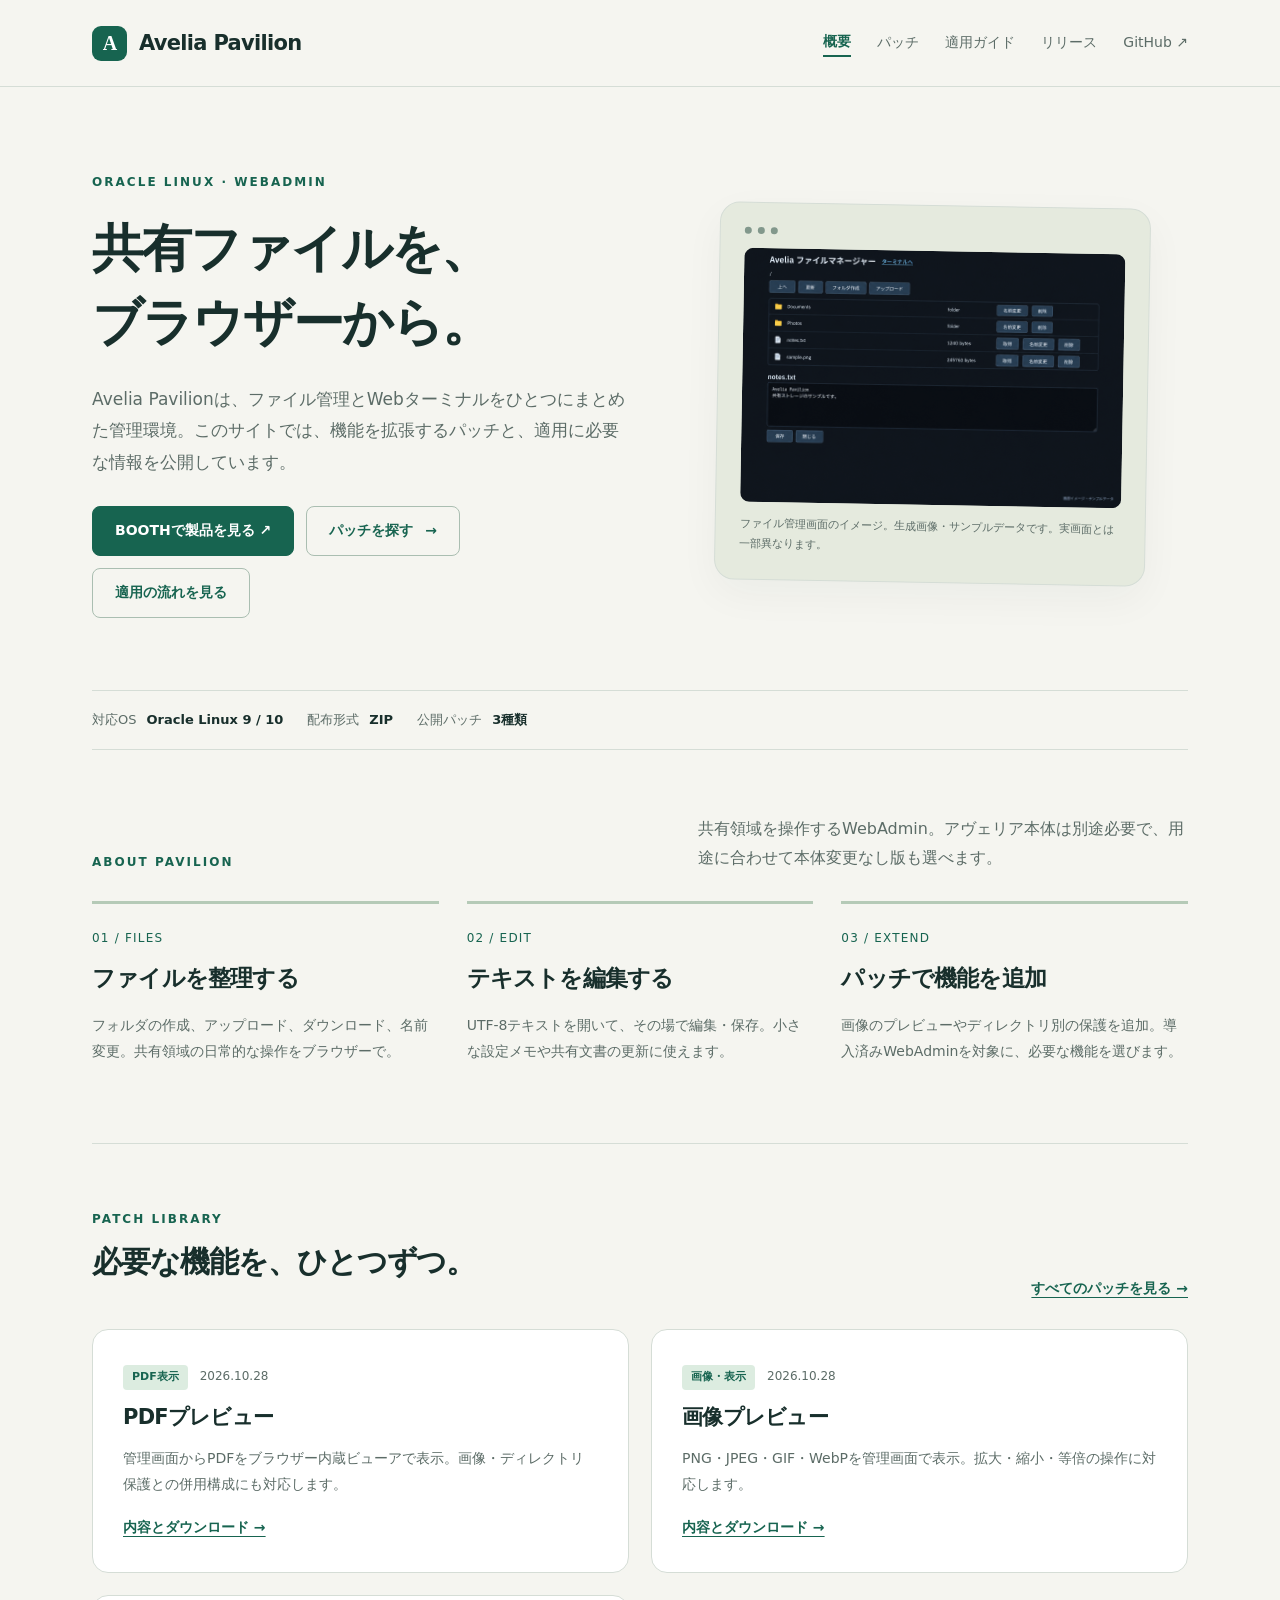
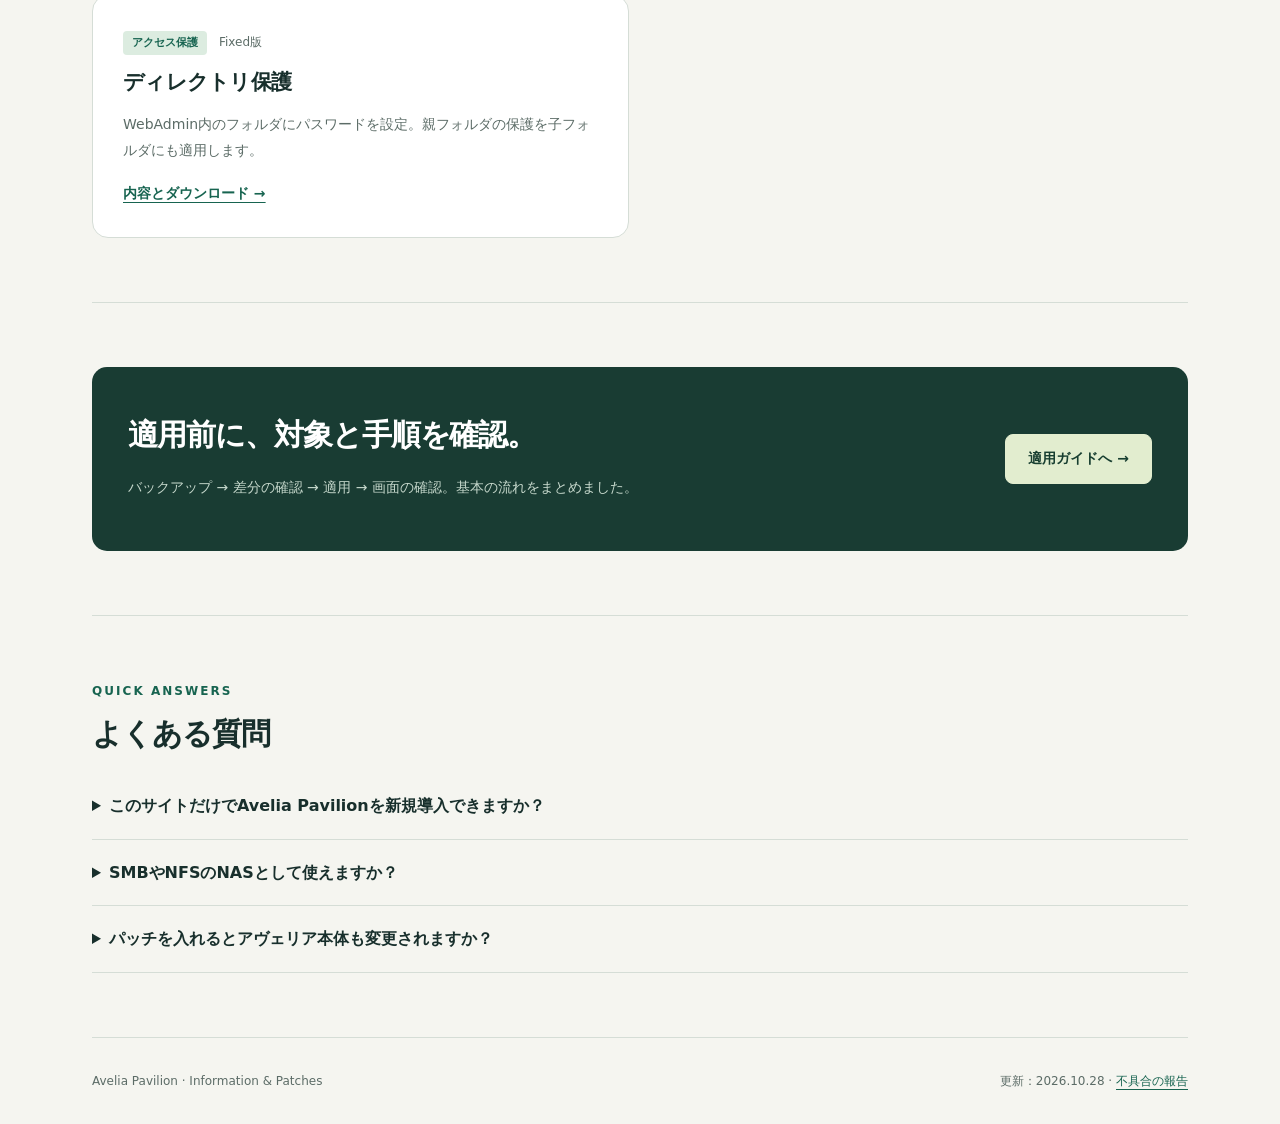
<file: doc/index.html>
<!doctype html><html lang="ja"><head><meta charset="utf-8"><meta name="viewport" content="width=device-width,initial-scale=1"><meta name="description" content="Avelia Pavilionの機能とWebAdmin用パッチの情報・配布サイト。Oracle Linux 9/10向け。"><meta name="theme-color" content="#176450"><title>概要 | Avelia Pavilion</title><link rel="stylesheet" href="assets/style.css"><script src="assets/site.js" defer></script></head><body><a class="skip" href="#main">本文へスキップ</a><header><div class="wrap nav"><a class="brand" href="index.html"><span class="mark" aria-hidden="true">A</span>Avelia Pavilion</a><nav class="navlinks" aria-label="メイン"><a href="index.html" aria-current="page">概要</a><a href="patches.html" >パッチ</a><a href="guide.html" >適用ガイド</a><a href="releases.html">リリース</a><a href="https://github.com/Divings/Avelia-Pavilion-Info">GitHub ↗</a></nav></div></header><main id="main" class="wrap"><div class="hero"><div><div class="eyebrow">Oracle Linux · WebAdmin</div><h1>共有ファイルを、<br>ブラウザーから。</h1><p class="lead">Avelia Pavilionは、ファイル管理とWebターミナルをひとつにまとめた管理環境。このサイトでは、機能を拡張するパッチと、適用に必要な情報を公開しています。</p><div class="buttons"><a class="button" href="https://innovationcraft.booth.pm/items/9052581">BOOTHで製品を見る ↗</a><a class="button secondary" href="patches.html">パッチを探す <span aria-hidden="true">→</span></a><a class="button secondary" href="guide.html">適用の流れを見る</a></div></div><figure class="hero-visual"><div class="window-head" aria-hidden="true"><i></i><i></i><i></i></div><img src="assets/file-manager-preview.png" alt="ファイル一覧とテキスト編集を表示するAvelia Pavilionの画面イメージ" width="1536" height="1024"><figcaption>ファイル管理画面のイメージ。生成画像・サンプルデータです。実画面とは一部異なります。</figcaption></figure></div><div class="meta-strip"><span>対応OS<b>Oracle Linux 9 / 10</b></span><span>配布形式<b>ZIP</b></span><span>公開パッチ<b>3種類</b></span></div>
<section><div class="section-head"><div class="eyebrow">ABOUT PAVILION</div><p>共有領域を操作するWebAdmin。アヴェリア本体は別途必要で、用途に合わせて本体変更なし版も選べます。</p></div><div class="three"><article class="feature"><span class="number">01 / FILES</span><h2 style="font-size:23px">ファイルを整理する</h2><p>フォルダの作成、アップロード、ダウンロード、名前変更。共有領域の日常的な操作をブラウザーで。</p></article><article class="feature"><span class="number">02 / EDIT</span><h2 style="font-size:23px">テキストを編集する</h2><p>UTF-8テキストを開いて、その場で編集・保存。小さな設定メモや共有文書の更新に使えます。</p></article><article class="feature"><span class="number">03 / EXTEND</span><h2 style="font-size:23px">パッチで機能を追加</h2><p>画像のプレビューやディレクトリ別の保護を追加。導入済みWebAdminを対象に、必要な機能を選びます。</p></article></div></section>
<section><div class="section-head"><div><div class="eyebrow">PATCH LIBRARY</div><h2>必要な機能を、ひとつずつ。</h2></div><a class="text-link" href="patches.html">すべてのパッチを見る →</a></div><div class="patch-grid"><article class="card"><span class="tag">PDF表示</span><span class="date">2026.10.28</span><h3>PDFプレビュー</h3><p>管理画面からPDFをブラウザー内蔵ビューアで表示。画像・ディレクトリ保護との併用構成にも対応します。</p><a class="text-link" href="patches.html#pdf-preview">内容とダウンロード →</a></article><article class="card"><span class="tag">画像・表示</span><span class="date">2026.10.28</span><h3>画像プレビュー</h3><p>PNG・JPEG・GIF・WebPを管理画面で表示。拡大・縮小・等倍の操作に対応します。</p><a class="text-link" href="patches.html#image-preview">内容とダウンロード →</a></article><article class="card"><span class="tag">アクセス保護</span><span class="date">Fixed版</span><h3>ディレクトリ保護</h3><p>WebAdmin内のフォルダにパスワードを設定。親フォルダの保護を子フォルダにも適用します。</p><a class="text-link" href="patches.html#directory-protection">内容とダウンロード →</a></article></div></section>
<section><div class="banner"><div><h2>適用前に、対象と手順を確認。</h2><p>バックアップ → 差分の確認 → 適用 → 画面の確認。基本の流れをまとめました。</p></div><a class="button" href="guide.html">適用ガイドへ →</a></div></section>
<section><div class="eyebrow">QUICK ANSWERS</div><h2>よくある質問</h2><details><summary>このサイトだけでAvelia Pavilionを新規導入できますか？</summary><p>ここでは追加パッチを配布しています。パッチの利用には、対象となるWebAdmin・共有ストレージの導入が必要です。製品本体のZIPはこのリポジトリに含みません。<a href="https://innovationcraft.booth.pm/items/9052581">製品についてはBOOTHの商品ページをご覧ください。</a></p></details><details><summary>SMBやNFSのNASとして使えますか？</summary><p>ブラウザーから共有領域を操作する仕組みです。SMB/NFS共有サーバーの導入機能は含みません。</p></details><details><summary>パッチを入れるとアヴェリア本体も変更されますか？</summary><p>ここで公開している3種はWebAdmin側を変更するパッチです。Avelia.pyやpack/write_file.pyは変更しません。</p></details></section></main><footer><div class="wrap footer-inner"><span>Avelia Pavilion · Information &amp; Patches</span><span>更新：2026.10.28 · <a href="https://github.com/Divings/Avelia-Pavilion-Info/issues">不具合の報告</a></span></div></footer></body></html>
</file>
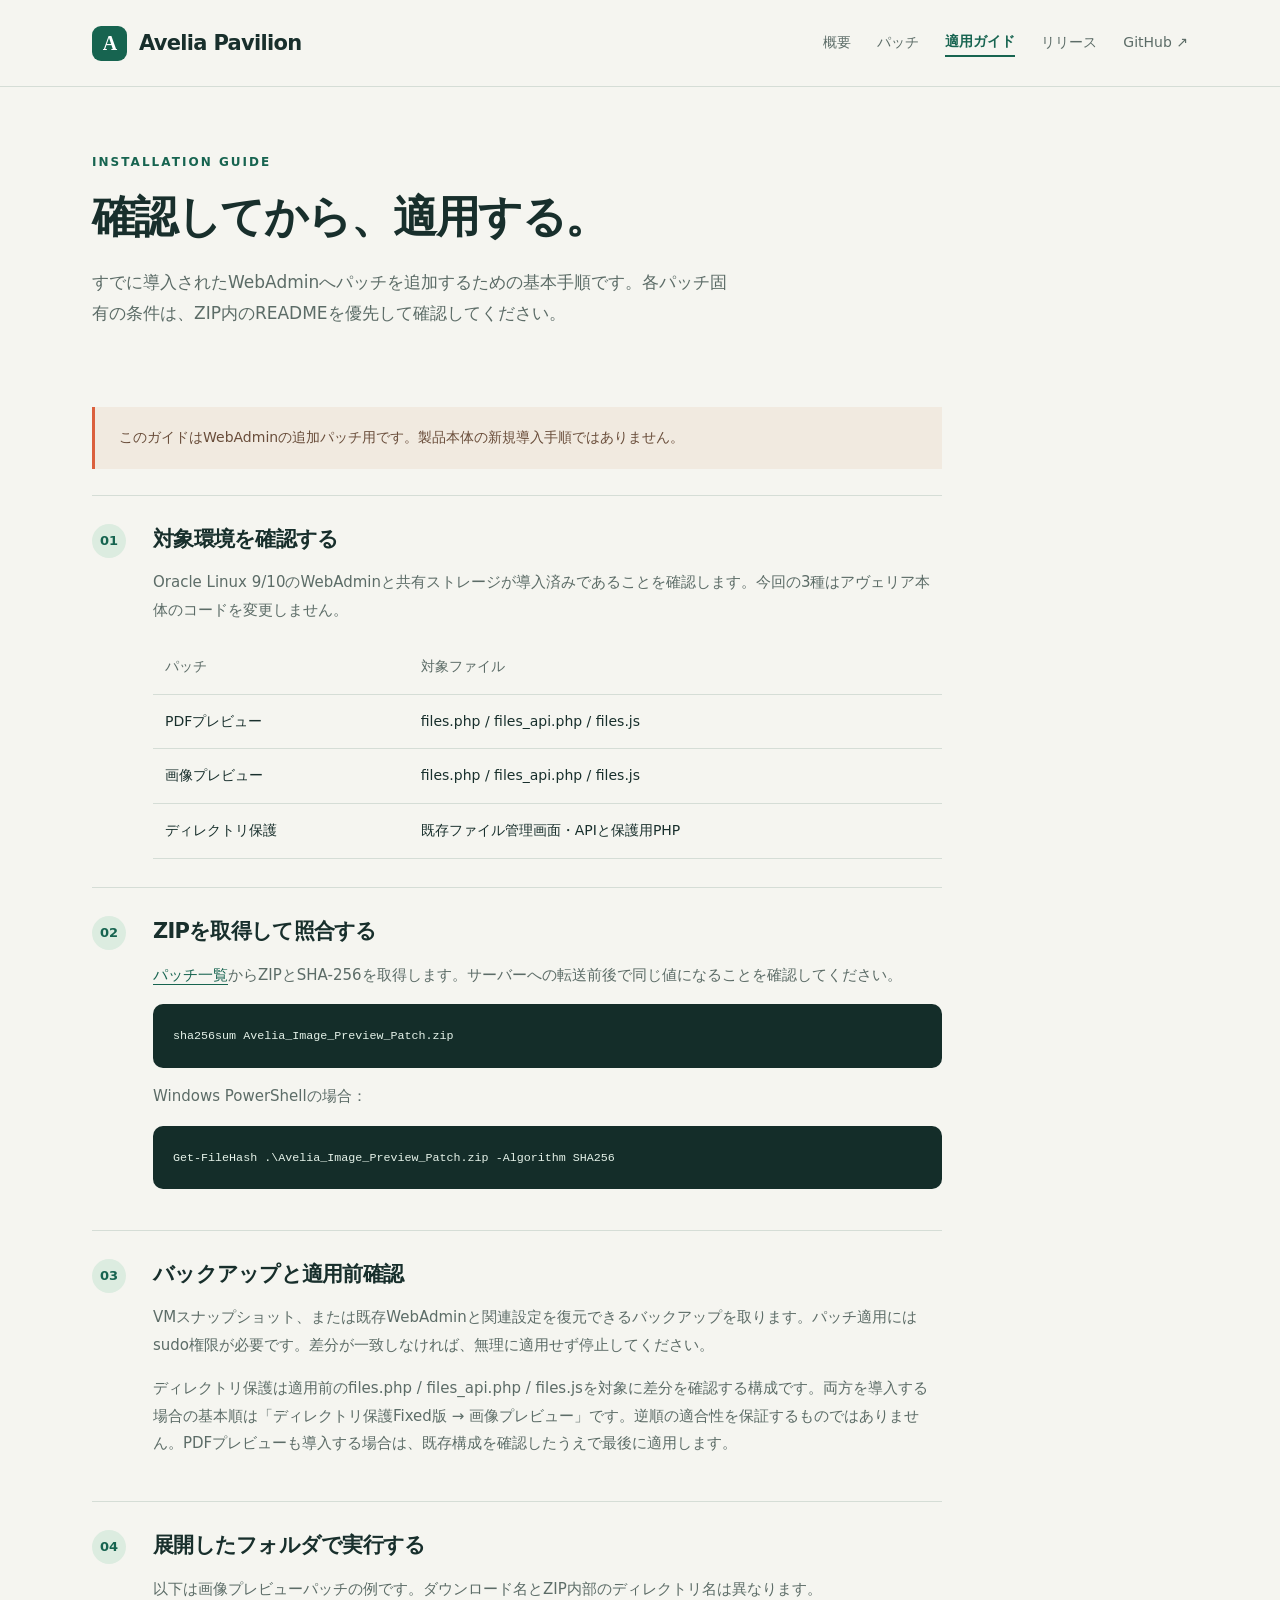
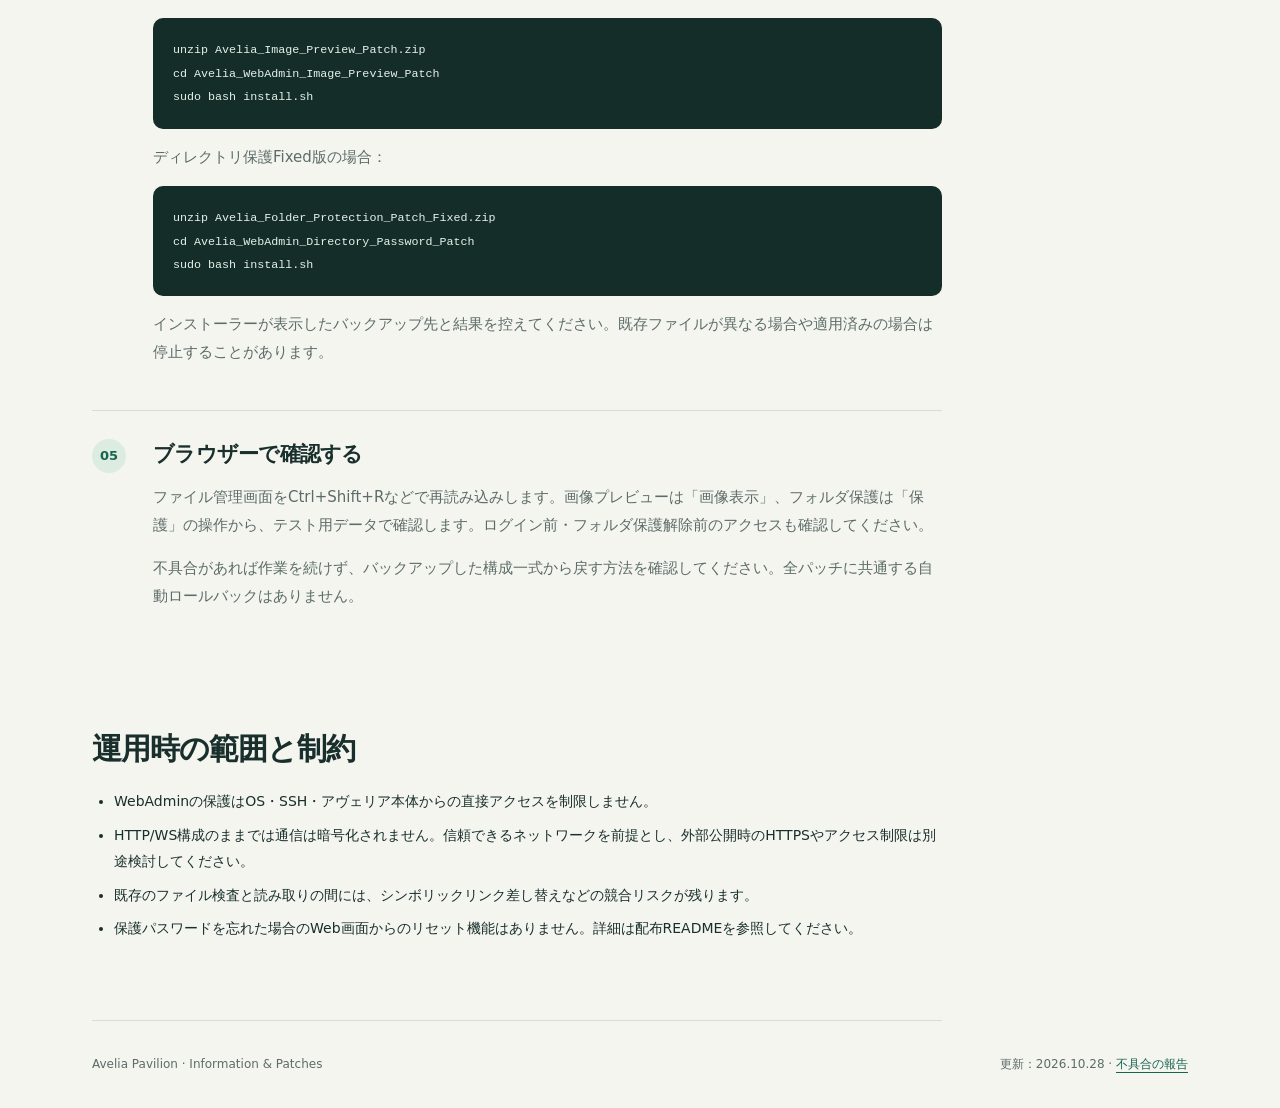
<file: doc/guide.html>
<!doctype html><html lang="ja"><head><meta charset="utf-8"><meta name="viewport" content="width=device-width,initial-scale=1"><meta name="description" content="Avelia Pavilion WebAdminの追加パッチを取得・照合・バックアップ・適用する流れ。"><meta name="theme-color" content="#176450"><title>適用ガイド | Avelia Pavilion</title><link rel="stylesheet" href="assets/style.css"><script src="assets/site.js" defer></script></head><body><a class="skip" href="#main">本文へスキップ</a><header><div class="wrap nav"><a class="brand" href="index.html"><span class="mark" aria-hidden="true">A</span>Avelia Pavilion</a><nav class="navlinks" aria-label="メイン"><a href="index.html" >概要</a><a href="patches.html" >パッチ</a><a href="guide.html" aria-current="page">適用ガイド</a><a href="releases.html">リリース</a><a href="https://github.com/Divings/Avelia-Pavilion-Info">GitHub ↗</a></nav></div></header><main id="main" class="wrap"><div class="page-head"><div class="eyebrow">INSTALLATION GUIDE</div><h1>確認してから、適用する。</h1><p class="lead">すでに導入されたWebAdminへパッチを追加するための基本手順です。各パッチ固有の条件は、ZIP内のREADMEを優先して確認してください。</p></div><div class="guide"><p class="notice">このガイドはWebAdminの追加パッチ用です。製品本体の新規導入手順ではありません。</p><div class="step"><span class="stepno">01</span><div><h3>対象環境を確認する</h3><p>Oracle Linux 9/10のWebAdminと共有ストレージが導入済みであることを確認します。今回の3種はアヴェリア本体のコードを変更しません。</p><table><thead><tr><th>パッチ</th><th>対象ファイル</th></tr></thead><tbody><tr><td>PDFプレビュー</td><td>files.php / files_api.php / files.js</td></tr><tr><td>画像プレビュー</td><td>files.php / files_api.php / files.js</td></tr><tr><td>ディレクトリ保護</td><td>既存ファイル管理画面・APIと保護用PHP</td></tr></tbody></table></div></div><div class="step"><span class="stepno">02</span><div><h3>ZIPを取得して照合する</h3><p><a href="patches.html">パッチ一覧</a>からZIPとSHA-256を取得します。サーバーへの転送前後で同じ値になることを確認してください。</p><pre><code>sha256sum Avelia_Image_Preview_Patch.zip</code></pre><p>Windows PowerShellの場合：</p><pre><code>Get-FileHash .\Avelia_Image_Preview_Patch.zip -Algorithm SHA256</code></pre></div></div><div class="step"><span class="stepno">03</span><div><h3>バックアップと適用前確認</h3><p>VMスナップショット、または既存WebAdminと関連設定を復元できるバックアップを取ります。パッチ適用にはsudo権限が必要です。差分が一致しなければ、無理に適用せず停止してください。</p><p>ディレクトリ保護は適用前のfiles.php / files_api.php / files.jsを対象に差分を確認する構成です。両方を導入する場合の基本順は「ディレクトリ保護Fixed版 → 画像プレビュー」です。逆順の適合性を保証するものではありません。PDFプレビューも導入する場合は、既存構成を確認したうえで最後に適用します。</p></div></div><div class="step"><span class="stepno">04</span><div><h3>展開したフォルダで実行する</h3><p>以下は画像プレビューパッチの例です。ダウンロード名とZIP内部のディレクトリ名は異なります。</p><pre><code>unzip Avelia_Image_Preview_Patch.zip
cd Avelia_WebAdmin_Image_Preview_Patch
sudo bash install.sh</code></pre><p>ディレクトリ保護Fixed版の場合：</p><pre><code>unzip Avelia_Folder_Protection_Patch_Fixed.zip
cd Avelia_WebAdmin_Directory_Password_Patch
sudo bash install.sh</code></pre><p>インストーラーが表示したバックアップ先と結果を控えてください。既存ファイルが異なる場合や適用済みの場合は停止することがあります。</p></div></div><div class="step"><span class="stepno">05</span><div><h3>ブラウザーで確認する</h3><p>ファイル管理画面をCtrl+Shift+Rなどで再読み込みします。画像プレビューは「画像表示」、フォルダ保護は「保護」の操作から、テスト用データで確認します。ログイン前・フォルダ保護解除前のアクセスも確認してください。</p><p>不具合があれば作業を続けず、バックアップした構成一式から戻す方法を確認してください。全パッチに共通する自動ロールバックはありません。</p></div></div><section><h2>運用時の範囲と制約</h2><ul class="list"><li>WebAdminの保護はOS・SSH・アヴェリア本体からの直接アクセスを制限しません。</li><li>HTTP/WS構成のままでは通信は暗号化されません。信頼できるネットワークを前提とし、外部公開時のHTTPSやアクセス制限は別途検討してください。</li><li>既存のファイル検査と読み取りの間には、シンボリックリンク差し替えなどの競合リスクが残ります。</li><li>保護パスワードを忘れた場合のWeb画面からのリセット機能はありません。詳細は配布READMEを参照してください。</li></ul></section></div></main><footer><div class="wrap footer-inner"><span>Avelia Pavilion · Information &amp; Patches</span><span>更新：2026.10.28 · <a href="https://github.com/Divings/Avelia-Pavilion-Info/issues">不具合の報告</a></span></div></footer></body></html>
</file>
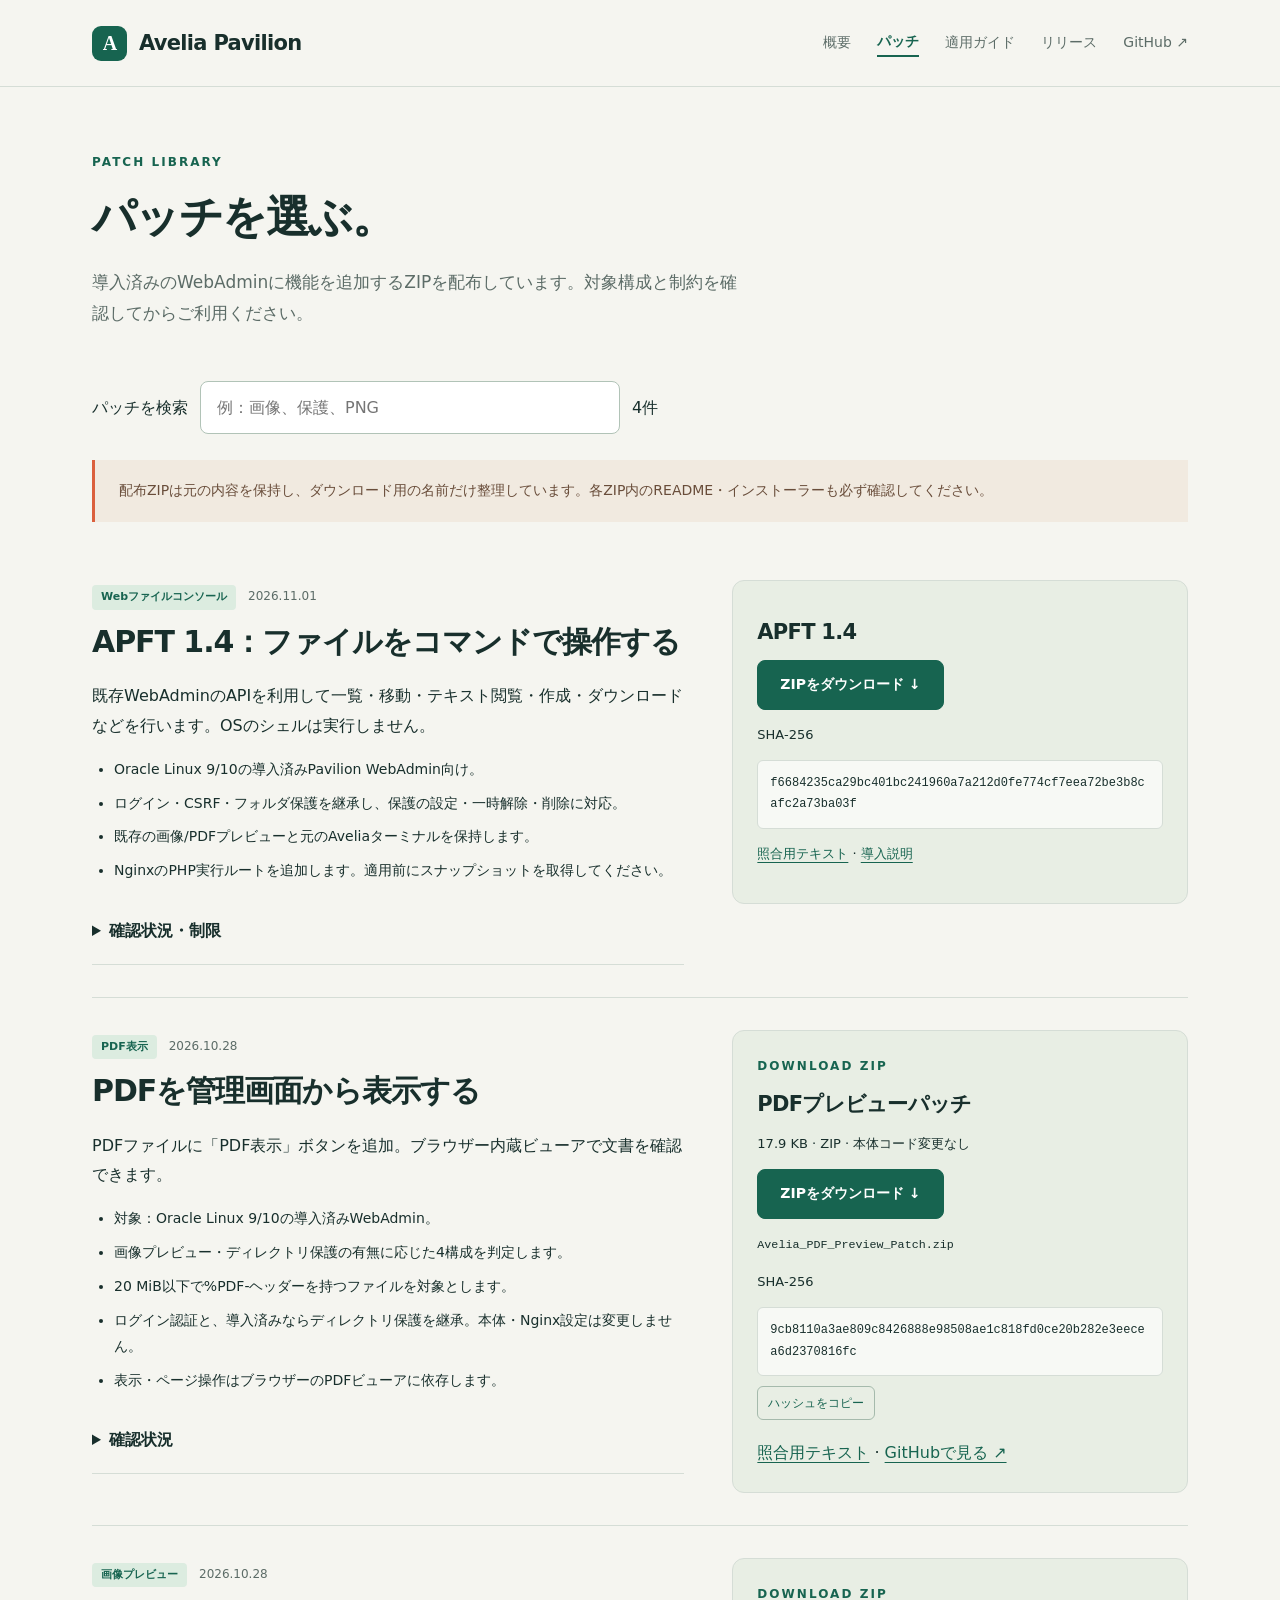
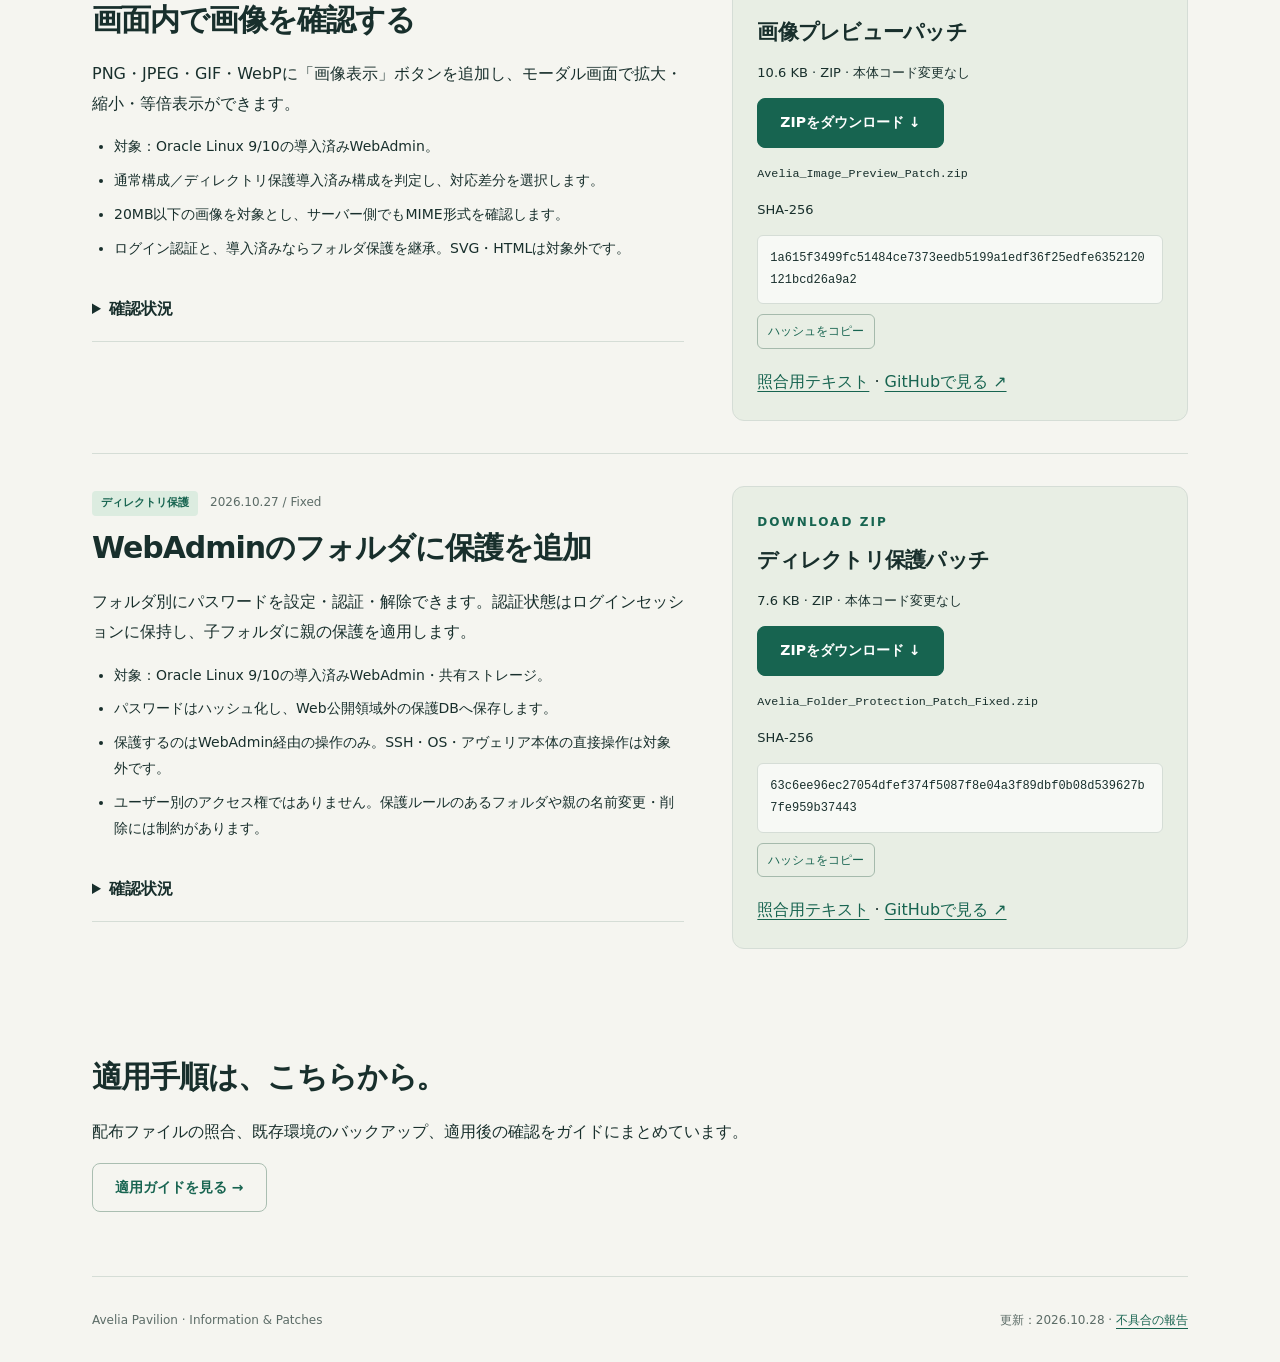
<file: doc/patches.html>
<!doctype html><html lang="ja"><head><meta charset="utf-8"><meta name="viewport" content="width=device-width,initial-scale=1"><meta name="description" content="画像プレビューとディレクトリ保護Fixed版のZIPダウンロード、SHA-256、適用対象。"><meta name="theme-color" content="#176450"><title>パッチ一覧 | Avelia Pavilion</title><link rel="stylesheet" href="assets/style.css"><script src="assets/site.js" defer></script></head><body><a class="skip" href="#main">本文へスキップ</a><header><div class="wrap nav"><a class="brand" href="index.html"><span class="mark" aria-hidden="true">A</span>Avelia Pavilion</a><nav class="navlinks" aria-label="メイン"><a href="index.html" >概要</a><a href="patches.html" aria-current="page">パッチ</a><a href="guide.html" >適用ガイド</a><a href="releases.html">リリース</a><a href="https://github.com/Divings/Avelia-Pavilion-Info">GitHub ↗</a></nav></div></header><main id="main" class="wrap"><div class="page-head"><div class="eyebrow">PATCH LIBRARY</div><h1>パッチを選ぶ。</h1><p class="lead">導入済みのWebAdminに機能を追加するZIPを配布しています。対象構成と制約を確認してからご利用ください。</p></div><div class="toolbar"><label for="search">パッチを検索</label><input id="search" type="search" placeholder="例：画像、保護、PNG" aria-controls="patch-list"><span id="result-count" role="status">4件</span></div><p class="notice">配布ZIPは元の内容を保持し、ダウンロード用の名前だけ整理しています。各ZIP内のREADME・インストーラーも必ず確認してください。</p><div id="patch-list"><article class="patch-detail" id="file-terminal" data-patch data-search="APFT Web コンソール ファイル ターミナル コマンド"><div class="detail-grid"><div><span class="tag">Webファイルコンソール</span><span class="date">2026.11.01</span><h2>APFT 1.4：ファイルをコマンドで操作する</h2><p>既存WebAdminのAPIを利用して一覧・移動・テキスト閲覧・作成・ダウンロードなどを行います。OSのシェルは実行しません。</p><ul class="list"><li>Oracle Linux 9/10の導入済みPavilion WebAdmin向け。</li><li>ログイン・CSRF・フォルダ保護を継承し、保護の設定・一時解除・削除に対応。</li><li>既存の画像/PDFプレビューと元のAveliaターミナルを保持します。</li><li>NginxのPHP実行ルートを追加します。適用前にスナップショットを取得してください。</li></ul><details><summary>確認状況・制限</summary><p>OL9実環境で適用・PHP/Nginx構文・認証転送・JS配信・サービス稼働を確認済み。ブラウザーの全操作とOL10実機動作は未確認です。詳細は同梱READMEを参照してください。</p></details></div><aside class="download-box"><h3>APFT 1.4</h3><a class="button" href="patches/file-terminal/Avelia_APFT_1.4_Version_Fix.zip" download>ZIPをダウンロード ↓</a><p>SHA-256</p><code class="hash">f6684235ca29bc401bc241960a7a212d0fe774cf7eea72be3b8cafc2a73ba03f</code><p><a href="patches/file-terminal/SHA256SUMS.txt">照合用テキスト</a> · <a href="https://github.com/Divings/Avelia-Pavilion-Info/tree/main/patches/file-terminal">導入説明</a></p></aside></div></article><article class="patch-detail" id="pdf-preview" data-patch data-search="PDF プレビュー 文書 表示 pdf preview"><div class="detail-grid"><div><span class="tag">PDF表示</span><span class="date">2026.10.28</span><h2>PDFを管理画面から表示する</h2><p>PDFファイルに「PDF表示」ボタンを追加。ブラウザー内蔵ビューアで文書を確認できます。</p><ul class="list"><li>対象：Oracle Linux 9/10の導入済みWebAdmin。</li><li>画像プレビュー・ディレクトリ保護の有無に応じた4構成を判定します。</li><li>20 MiB以下で%PDF-ヘッダーを持つファイルを対象とします。</li><li>ログイン認証と、導入済みならディレクトリ保護を継承。本体・Nginx設定は変更しません。</li><li>表示・ページ操作はブラウザーのPDFビューアに依存します。</li></ul><details><summary>確認状況</summary><p>2026年10月28日、画像プレビュー＋ディレクトリ保護構成での適用と構文・サービス確認に成功。2ページのテストPDFを配置し、利用者より動作確認完了の報告を受けています。他の全構成での実機検証を意味しません。</p></details></div><aside class="download-box" aria-label="PDFプレビューダウンロード"><div class="eyebrow">DOWNLOAD ZIP</div><h3>PDFプレビューパッチ</h3><p>17.9 KB · ZIP · 本体コード変更なし</p><a class="button" href="patches/pdf-preview/Avelia_PDF_Preview_Patch.zip" download>ZIPをダウンロード ↓</a><p><code>Avelia_PDF_Preview_Patch.zip</code></p><p>SHA-256</p><code class="hash">9cb8110a3ae809c8426888e98508ae1c818fd0ce20b282e3eecea6d2370816fc</code><button class="copy" type="button" data-copy="9cb8110a3ae809c8426888e98508ae1c818fd0ce20b282e3eecea6d2370816fc">ハッシュをコピー</button><span class="status" role="status"></span><a href="patches/pdf-preview/SHA256SUMS.txt">照合用テキスト</a> · <a href="https://github.com/Divings/Avelia-Pavilion-Info/tree/main/patches/pdf-preview">GitHubで見る ↗</a></aside></div></article><article class="patch-detail" id="image-preview" data-patch data-search="画像プレビュー 画像 表示 PNG JPEG GIF WebP preview"><div class="detail-grid"><div><span class="tag">画像プレビュー</span><span class="date">2026.10.28</span><h2>画面内で画像を確認する</h2><p>PNG・JPEG・GIF・WebPに「画像表示」ボタンを追加し、モーダル画面で拡大・縮小・等倍表示ができます。</p><ul class="list"><li>対象：Oracle Linux 9/10の導入済みWebAdmin。</li><li>通常構成／ディレクトリ保護導入済み構成を判定し、対応差分を選択します。</li><li>20MB以下の画像を対象とし、サーバー側でもMIME形式を確認します。</li><li>ログイン認証と、導入済みならフォルダ保護を継承。SVG・HTMLは対象外です。</li></ul><details><summary>確認状況</summary><p>2026年10月28日、対象環境への適用・PHP構文・Nginx設定の確認を実施。利用者による適用後の動作確認完了の報告があります。すべての構成での動作を保証するものではありません。</p></details></div><aside class="download-box" aria-label="画像プレビューダウンロード"><div class="eyebrow">DOWNLOAD ZIP</div><h3>画像プレビューパッチ</h3><p>10.6 KB · ZIP · 本体コード変更なし</p><a class="button" href="patches/image-preview/Avelia_Image_Preview_Patch.zip" download>ZIPをダウンロード ↓</a><p><code>Avelia_Image_Preview_Patch.zip</code></p><p>SHA-256</p><code class="hash">1a615f3499fc51484ce7373eedb5199a1edf36f25edfe6352120121bcd26a9a2</code><button class="copy" type="button" data-copy="1a615f3499fc51484ce7373eedb5199a1edf36f25edfe6352120121bcd26a9a2">ハッシュをコピー</button><span class="status" role="status"></span><a href="patches/image-preview/SHA256SUMS.txt">照合用テキスト</a> · <a href="https://github.com/Divings/Avelia-Pavilion-Info/tree/main/patches/image-preview">GitHubで見る ↗</a></aside></div></article><article class="patch-detail" id="directory-protection" data-patch data-search="ディレクトリ保護 保護 パスワード password フォルダ directory"><div class="detail-grid"><div><span class="tag">ディレクトリ保護</span><span class="date">2026.10.27 / Fixed</span><h2>WebAdminのフォルダに保護を追加</h2><p>フォルダ別にパスワードを設定・認証・解除できます。認証状態はログインセッションに保持し、子フォルダに親の保護を適用します。</p><ul class="list"><li>対象：Oracle Linux 9/10の導入済みWebAdmin・共有ストレージ。</li><li>パスワードはハッシュ化し、Web公開領域外の保護DBへ保存します。</li><li>保護するのはWebAdmin経由の操作のみ。SSH・OS・アヴェリア本体の直接操作は対象外です。</li><li>ユーザー別のアクセス権ではありません。保護ルールのあるフォルダや親の名前変更・削除には制約があります。</li></ul><details><summary>確認状況</summary><p>Fixed版のZIP整合性と転送時のSHA-256一致を確認しています。本サイトでは、このパッチ単独の機能試験完了を確認済みとは記載していません。</p></details></div><aside class="download-box" aria-label="ディレクトリ保護ダウンロード"><div class="eyebrow">DOWNLOAD ZIP</div><h3>ディレクトリ保護パッチ</h3><p>7.6 KB · ZIP · 本体コード変更なし</p><a class="button" href="patches/directory-protection/Avelia_Folder_Protection_Patch_Fixed.zip" download>ZIPをダウンロード ↓</a><p><code>Avelia_Folder_Protection_Patch_Fixed.zip</code></p><p>SHA-256</p><code class="hash">63c6ee96ec27054dfef374f5087f8e04a3f89dbf0b08d539627b7fe959b37443</code><button class="copy" type="button" data-copy="63c6ee96ec27054dfef374f5087f8e04a3f89dbf0b08d539627b7fe959b37443">ハッシュをコピー</button><span class="status" role="status"></span><a href="patches/directory-protection/SHA256SUMS.txt">照合用テキスト</a> · <a href="https://github.com/Divings/Avelia-Pavilion-Info/tree/main/patches/directory-protection">GitHubで見る ↗</a></aside></div></article></div><p id="empty" class="empty" hidden>該当するパッチはありません。検索語を変えてください。</p><section><h2>適用手順は、こちらから。</h2><p>配布ファイルの照合、既存環境のバックアップ、適用後の確認をガイドにまとめています。</p><a class="button secondary" href="guide.html">適用ガイドを見る →</a></section></main><footer><div class="wrap footer-inner"><span>Avelia Pavilion · Information &amp; Patches</span><span>更新：2026.10.28 · <a href="https://github.com/Divings/Avelia-Pavilion-Info/issues">不具合の報告</a></span></div></footer></body></html>
</file>
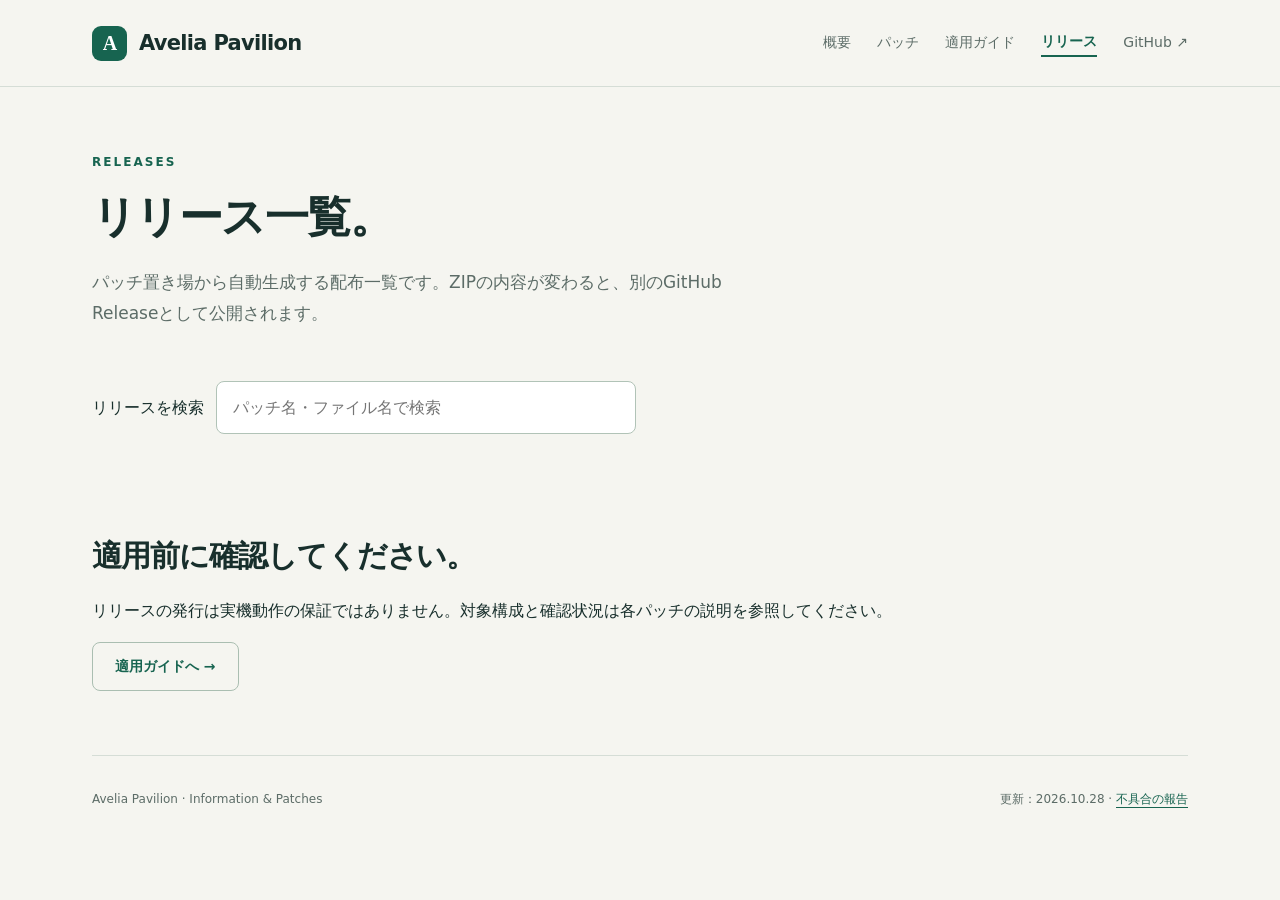
<file: doc/releases.html>
<!doctype html><html lang="ja"><head><meta charset="utf-8"><meta name="viewport" content="width=device-width,initial-scale=1"><meta name="description" content="画像プレビューとディレクトリ保護Fixed版のZIPダウンロード、SHA-256、適用対象。"><meta name="theme-color" content="#176450"><title>リリース一覧 | Avelia Pavilion</title><link rel="stylesheet" href="assets/style.css"><script src="assets/site.js" defer></script></head><body><a class="skip" href="#main">本文へスキップ</a><header><div class="wrap nav"><a class="brand" href="index.html"><span class="mark" aria-hidden="true">A</span>Avelia Pavilion</a><nav class="navlinks" aria-label="メイン"><a href="index.html" >概要</a><a href="patches.html" >パッチ</a><a href="guide.html" >適用ガイド</a><a href="releases.html" aria-current="page">リリース</a><a href="https://github.com/Divings/Avelia-Pavilion-Info">GitHub ↗</a></nav></div></header><main id="main" class="wrap"><div class="page-head"><div class="eyebrow">RELEASES</div><h1>リリース一覧。</h1><p class="lead">パッチ置き場から自動生成する配布一覧です。ZIPの内容が変わると、別のGitHub Releaseとして公開されます。</p></div><div class="toolbar"><label for="search">リリースを検索</label><input id="search" type="search" placeholder="パッチ名・ファイル名で検索" aria-controls="patch-list"><span id="result-count" role="status"><!-- RELEASE_COUNT --></span></div><div id="patch-list"><!-- RELEASE_CATALOG --></div><p id="empty" class="empty" hidden>該当するリリースはありません。</p><section><h2>適用前に確認してください。</h2><p>リリースの発行は実機動作の保証ではありません。対象構成と確認状況は各パッチの説明を参照してください。</p><a class="button secondary" href="guide.html">適用ガイドへ →</a></section></main><footer><div class="wrap footer-inner"><span>Avelia Pavilion · Information &amp; Patches</span><span>更新：2026.10.28 · <a href="https://github.com/Divings/Avelia-Pavilion-Info/issues">不具合の報告</a></span></div></footer></body></html>
</file>
<file: doc/assets/style.css>
:root{--bg:#f5f5f0;--paper:#fff;--ink:#182f2c;--muted:#5c6c67;--line:#d5ddd6;--green:#176450;--mint:#dcece0;--orange:#db603d;--radius:16px}*{box-sizing:border-box}html{scroll-behavior:smooth;scroll-padding-top:90px}body{margin:0;background:var(--bg);color:var(--ink);font:16px/1.85 system-ui,-apple-system,"Segoe UI","Noto Sans JP",sans-serif}a{color:var(--green);text-underline-offset:4px}button,input{font:inherit}a:focus-visible,button:focus-visible,input:focus-visible,summary:focus-visible{outline:3px solid var(--orange);outline-offset:4px}.skip{position:absolute;top:-100px;left:20px;background:white;padding:8px;z-index:50}.skip:focus{top:10px}.wrap{max-width:1160px;margin:auto;padding:0 32px}header{background:rgba(245,245,240,.97);border-bottom:1px solid var(--line)}.nav{display:flex;align-items:center;justify-content:space-between;gap:24px;min-height:86px}.brand{font-size:21px;font-weight:750;letter-spacing:-.7px;text-decoration:none;color:var(--ink);display:flex;align-items:center;gap:12px}.mark{display:inline-grid;place-items:center;background:var(--green);color:white;width:35px;height:35px;border-radius:9px;font:700 20px Georgia,serif}.navlinks{display:flex;gap:26px;align-items:center}.navlinks a{text-decoration:none;color:var(--muted);font-size:14px}.navlinks a[aria-current=page]{color:var(--green);font-weight:750;border-bottom:2px solid var(--green)}.eyebrow{font-size:12px;letter-spacing:.17em;font-weight:750;color:var(--green);text-transform:uppercase}.hero{padding:84px 0 72px;display:grid;grid-template-columns:1.05fr 1fr;gap:48px;align-items:center}h1,h2,h3{line-height:1.45;letter-spacing:-.035em}h1{font-size:clamp(36px,4vw,58px);margin:18px 0 24px;font-weight:760}h2{font-size:30px;margin:10px 0 18px}h3{font-size:21px;margin:12px 0}.lead{color:var(--muted);max-width:650px;font-size:17px}.buttons{display:flex;gap:12px;flex-wrap:wrap;margin-top:28px}.button{display:inline-flex;justify-content:center;align-items:center;gap:12px;background:var(--green);color:white;border:1px solid var(--green);padding:11px 22px;border-radius:8px;text-decoration:none;font-size:14px;font-weight:650;cursor:pointer}.button.secondary{background:transparent;color:var(--green);border-color:#aabeb1}.button:hover{filter:brightness(.94)}.hero-visual{background:#e5eade;border:1px solid var(--line);border-radius:20px;padding:24px;transform:rotate(1deg);box-shadow:0 14px 40px #15382a0b}.window-head{display:flex;gap:6px;margin-bottom:14px}.window-head i{width:7px;height:7px;background:#82988c;border-radius:50%}.hero-visual img{width:100%;height:auto;display:block;border-radius:9px}.hero-visual figcaption{font-size:11px;color:var(--muted);margin-top:12px}.meta-strip{display:flex;gap:24px;flex-wrap:wrap;border-top:1px solid var(--line);border-bottom:1px solid var(--line);padding:17px 0;font-size:13px}.meta-strip span{color:var(--muted)}.meta-strip b{color:var(--ink);margin-left:10px}section{padding:64px 0;border-bottom:1px solid var(--line)}.section-head{display:flex;justify-content:space-between;align-items:end;gap:30px;margin-bottom:28px}.section-head p{max-width:490px;color:var(--muted);margin:0}.three{display:grid;grid-template-columns:repeat(3,1fr);gap:28px}.feature{border-top:3px solid #b5cab7;padding-top:18px}.number{font-size:12px;color:var(--green);letter-spacing:.1em}.feature p,.card p{color:var(--muted);font-size:14px}.patch-grid{display:grid;grid-template-columns:repeat(2,1fr);gap:22px}.card{border:1px solid var(--line);border-radius:var(--radius);padding:30px;background:var(--paper)}.tag{display:inline-block;border-radius:4px;background:var(--mint);padding:2px 9px;font-size:11px;font-weight:650;color:var(--green)}.date{font-size:12px;color:var(--muted);margin-left:12px}.card .button{margin-top:8px}.text-link{font-size:14px;font-weight:650}.page-head{padding:64px 0 34px}.page-head h1{font-size:44px;margin:12px 0 18px}.notice{border-left:3px solid var(--orange);background:#f1eae0;padding:18px 24px;font-size:14px;margin:26px 0;color:#694d3a}.toolbar{display:flex;gap:12px;align-items:center;flex-wrap:wrap;margin-bottom:26px}input[type=search]{background:white;color:var(--ink);border:1px solid #b1c3b7;border-radius:8px;padding:11px 16px;width:min(100%,420px)}.patch-detail{padding:32px 0;border-top:1px solid var(--line)}.patch-detail:first-of-type{border-top:0}.detail-grid{display:grid;grid-template-columns:1.3fr 1fr;gap:48px}.download-box{background:#e8eee4;border:1px solid var(--line);border-radius:12px;padding:24px;align-self:start}.download-box p{font-size:13px}.hash{display:block;overflow-wrap:anywhere;font:12px/1.8 ui-monospace,Consolas,monospace;background:#ffffffa8;border:1px solid var(--line);padding:12px;border-radius:6px}.copy{border:1px solid #a5baac;border-radius:6px;padding:5px 10px;margin-top:10px;background:transparent;color:var(--green);cursor:pointer;font-size:12px}.status{font-size:12px;min-height:1.5em;display:block}.list{padding-left:22px;font-size:14px}.list li{margin:8px 0}.guide{max-width:850px}.step{display:grid;grid-template-columns:45px 1fr;gap:16px;padding:28px 0;border-top:1px solid var(--line)}.stepno{background:var(--mint);border-radius:50%;width:34px;height:34px;display:grid;place-items:center;color:var(--green);font-size:13px;font-weight:700}.step h3{margin-top:0}.step p{font-size:15px;color:var(--muted)}pre{background:#142d29;color:#e5f2e9;border-radius:10px;padding:20px;overflow:auto;font:13px/1.8 ui-monospace,Consolas,monospace}code{font-family:ui-monospace,Consolas,monospace;font-size:.9em}table{width:100%;border-collapse:collapse;font-size:14px}th,td{padding:14px 12px;text-align:left;border-bottom:1px solid var(--line)}th{color:var(--muted);font-weight:500}details{border-bottom:1px solid var(--line);padding:18px 0}summary{cursor:pointer;font-weight:650}details p{color:var(--muted);font-size:14px}.banner{display:flex;align-items:center;justify-content:space-between;gap:25px;padding:36px;background:#193c33;color:#fff;border-radius:15px}.banner p{color:#c6d8cc;font-size:14px}.banner .button{background:#e2edcf;color:#173e30;border-color:#e2edcf}footer{padding:32px 0;color:var(--muted);font-size:12px}.footer-inner{display:flex;justify-content:space-between;gap:20px}.empty{padding:24px;border:1px dashed var(--line);color:var(--muted)}[hidden]{display:none!important}@media(max-width:760px){.wrap{padding:0 21px}.nav{flex-direction:column;align-items:start;gap:8px;padding:18px 21px}.navlinks{gap:20px}.hero{grid-template-columns:1fr;padding:44px 0;gap:30px}h1{font-size:38px}.hero-visual{margin:0;padding:16px}.three,.patch-grid,.detail-grid{grid-template-columns:1fr}.section-head{display:block}.section-head p{margin-top:14px}section{padding:42px 0}.page-head{padding-top:40px}.page-head h1{font-size:34px}.detail-grid{gap:20px}.card{padding:23px}.banner{display:block;padding:26px}.banner .button{margin-top:12px}.footer-inner{flex-direction:column;gap:8px}.meta-strip{gap:10px 20px}table{font-size:12px}td,th{padding:10px 5px}}@media(prefers-reduced-motion:reduce){html{scroll-behavior:auto}.hero-visual{transform:none}}
@media(max-width:760px){.navlinks{flex-wrap:wrap;gap:10px 17px}.navlinks a{font-size:13px}}

.card code{overflow-wrap:anywhere}
</file>
